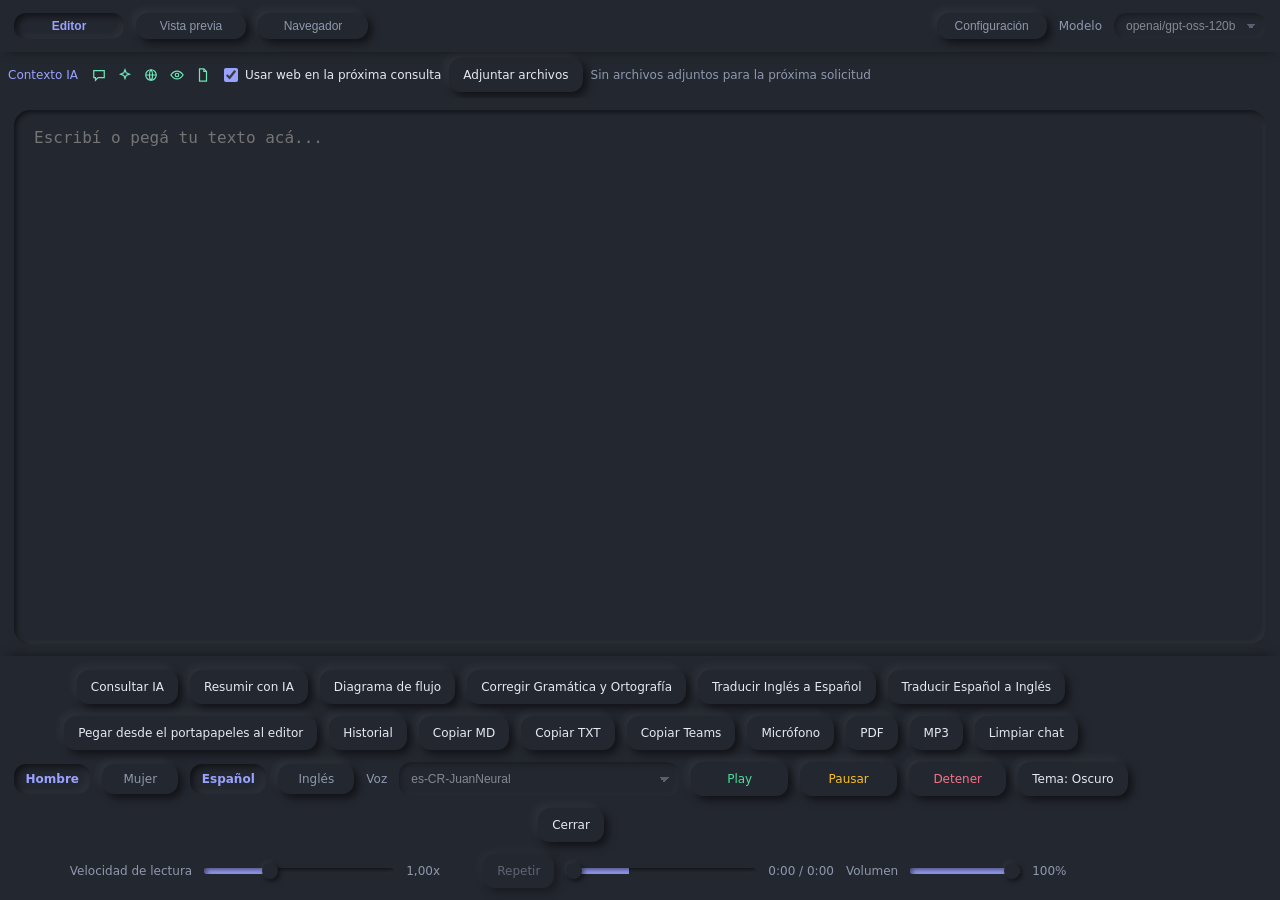
<file: app/www/index.html>
<!DOCTYPE html>
<html lang="es">
<head>
  <meta charset="UTF-8" />
  <meta name="viewport" content="width=device-width, initial-scale=1.0" />
  <title>Corrector de Prompt</title>
  <link rel="stylesheet" href="css/app.css" />
  <link rel="stylesheet" href="css/neumorphic.css" />
</head>
<body data-theme="dark">
  <!-- Barra superior (52px): navegación · estado · Configuración + Modelo -->
  <header id="app-header">
    <div id="segmented" role="tablist" aria-label="Navegación principal">
      <button class="seg active" data-tab="editor">Editor</button>
      <button class="seg" data-tab="preview">Vista previa</button>
      <button class="seg" data-tab="browser">Navegador</button>
    </div>
    <span id="status-message" aria-live="polite"></span>
    <div id="right-nav">
      <button id="settings-tab" class="seg" data-tab="settings">Configuración</button>
      <label class="model-label" for="model-select">Modelo</label>
      <select id="model-select" disabled><option>openai/gpt-oss-120b</option></select>
    </div>
  </header>

  <!-- Barra de contexto IA (46px) -->
  <div id="context-bar">
    <span class="context-title">Contexto IA</span>
    <!-- S11: the icons reflect the selected model's capabilities live
         (data-capability keys mirror the catalog capabilities dict). -->
    <div class="caps" aria-label="Capacidades del modelo seleccionado">
      <span class="cap" data-capability="chat" title="Chat de texto">
        <svg viewBox="0 0 16 16" fill="none" stroke="currentColor" stroke-width="1.4" aria-hidden="true"><path d="M2 3h12v8H7l-3 3v-3H2z"/></svg>
      </span>
      <span class="cap" data-capability="reasoning" title="Razonamiento">
        <svg viewBox="0 0 16 16" fill="none" stroke="currentColor" stroke-width="1.4" aria-hidden="true"><path d="M8 2l1.4 3.6L13 7l-3.6 1.4L8 12 6.6 8.4 3 7l3.6-1.4z"/></svg>
      </span>
      <span class="cap" data-capability="web" title="Navegación y búsqueda web">
        <svg viewBox="0 0 16 16" fill="none" stroke="currentColor" stroke-width="1.4" aria-hidden="true"><circle cx="8" cy="8" r="6"/><path d="M2 8h12M8 2c2.5 2 2.5 10 0 12M8 2c-2.5 2-2.5 10 0 12"/></svg>
      </span>
      <span class="cap" data-capability="vision" title="Visión: entiende imágenes">
        <svg viewBox="0 0 16 16" fill="none" stroke="currentColor" stroke-width="1.4" aria-hidden="true"><path d="M1 8s3-4.5 7-4.5S15 8 15 8s-3 4.5-7 4.5S1 8 1 8z"/><circle cx="8" cy="8" r="2"/></svg>
      </span>
      <span class="cap" data-capability="text_files" title="Adjuntar documentos: texto, PDF, Word y PowerPoint">
        <svg viewBox="0 0 16 16" fill="none" stroke="currentColor" stroke-width="1.4" aria-hidden="true"><path d="M4 1h5l3 3v11H4z"/><path d="M9 1v3h3"/></svg>
      </span>
    </div>
    <label id="web-search-label" for="web-search" title="Usar la búsqueda web si el modelo la admite">
      <input id="web-search" type="checkbox" checked /> Usar web en la próxima consulta
    </label>
    <button id="attach-files" class="btn">Adjuntar archivos</button>
    <input id="attach-input" type="file" multiple
           accept=".txt,.md,.pdf,.docx,.pptx,.png,.jpg,.jpeg,.webp,.gif" hidden />
    <button id="clear-attachments" class="btn" hidden>Quitar adjuntos</button>
    <span id="attachment-summary">Sin archivos adjuntos para la próxima solicitud</span>
  </div>

  <!-- Lienzo principal: editor / vista previa / navegador / configuración -->
  <main id="pages">
    <section class="page active" data-page="editor">
      <textarea id="editor" placeholder="Escribí o pegá tu texto acá..."></textarea>
    </section>

    <section class="page" data-page="preview">
      <!-- Legacy previewResultBar: only while Vista previa shows an AI answer. -->
      <div id="preview-result-bar" hidden>
        <span>Respuesta de la IA. Tu consulta sigue en el Editor.</span>
        <button id="use-result" class="ghost">Llevar al editor</button>
        <button id="dismiss-result" class="ghost">Ver el editor</button>
      </div>
      <div id="preview" class="markdown-body"></div>
    </section>

    <section class="page" data-page="settings">
      <!-- Same layout as the txt.ps1 Configuración tab. -->
      <div class="settings-page">
        <div class="settings-head">
          <div>
            <h1>Configuración</h1>
            <p id="settings-hint" class="hint">La API key y las contraseñas de los bridges se cifran para tu usuario de Windows.</p>
          </div>
          <div class="settings-update">
            <div class="settings-row">
              <span id="app-version-label">Aplicación</span>
              <button id="check-update" class="ghost">Buscar actualización</button>
              <button id="apply-update" class="ghost" hidden>Actualizar ahora</button>
            </div>
            <p id="update-status" class="hint">Actualizaciones todavía no comprobadas.</p>
          </div>
        </div>
        <div class="settings-row">
          <label for="api-key">API key</label>
          <input id="api-key" type="password" autocomplete="off" />
          <button id="save-api-key" class="ghost">Guardar</button>
          <button id="update-models" class="ghost">Actualizar modelos</button>
          <!-- Shown only after Edge answers 403 (outdated edge-tts), as in txt.ps1. -->
          <button id="update-voices" class="ghost" hidden>Actualizar voces</button>
          <span id="edge-tts-version" class="hint">Voces Edge: sin comprobar</span>
        </div>
        <div class="settings-row">
          <label for="microphone-select">Micrófono</label>
          <select id="microphone-select" aria-label="Micrófono para el dictado">
            <option value="">Predeterminado del sistema</option>
          </select>
          <span class="hint">El dictado se transcribe en esta máquina, sin enviar el audio a ningún lado.</span>
        </div>
        <div class="settings-row">
          <label for="history-limit">Historial</label>
          <!-- Own − / + buttons in the app colors instead of the system spinner. -->
          <div class="stepper">
            <button id="history-limit-down" class="btn stepper-button" type="button" title="Guardar menos textos" aria-label="Guardar menos textos">−</button>
            <input id="history-limit" type="number" min="1" max="50" step="1" value="10" aria-label="Cuántos textos del Editor guarda el Historial" />
            <button id="history-limit-up" class="btn stepper-button" type="button" title="Guardar más textos" aria-label="Guardar más textos">+</button>
          </div>
          <button id="clear-history" class="ghost" title="Borrar el historial" aria-label="Borrar el historial">🗑</button>
          <span id="history-count" class="hint">Sin textos guardados.</span>
          <span class="hint">Cuántos textos del Editor se guardan para el botón Historial.</span>
        </div>
        <div class="settings-row bridges">
          <div class="bridge">
            <label for="bridge-password-claude">Claude</label>
            <input id="bridge-password-claude" class="bridge-password" data-bridge="claude" type="password" placeholder="Contraseña (opcional)" autocomplete="off" />
            <span id="bridge-status-claude" class="bridge-status">Sin comprobar</span>
          </div>
          <div class="bridge">
            <label for="bridge-password-codex">Codex</label>
            <input id="bridge-password-codex" class="bridge-password" data-bridge="codex" type="password" placeholder="Contraseña (opcional)" autocomplete="off" />
            <span id="bridge-status-codex" class="bridge-status">Sin comprobar</span>
          </div>
          <div class="bridge">
            <label for="bridge-password-gemini">Gemini</label>
            <input id="bridge-password-gemini" class="bridge-password" data-bridge="gemini" type="password" placeholder="Contraseña (opcional)" autocomplete="off" />
            <span id="bridge-status-gemini" class="bridge-status">Sin comprobar</span>
          </div>
        </div>
        <div id="models-list-wrap">
          <table id="models-list">
            <thead>
              <tr><th>Modelo</th><th>Proveedor</th><th>Contexto</th><th>Chat</th><th>Visión</th><th>Web</th><th>Adjuntos</th><th>Funciones</th></tr>
            </thead>
            <tbody></tbody>
          </table>
        </div>
        <p id="settings-status">Configurá una API key para actualizar la lista.</p>
      </div>
    </section>

    <section class="page" data-page="browser">
      <!-- Legacy bar: [Atrás][Adelante][ dirección ][Ir][Abrir en navegador] -->
      <div id="browser-bar">
        <button id="browser-back" class="ghost" title="Atrás" aria-label="Atrás" disabled>&#8592;</button>
        <button id="browser-forward" class="ghost" title="Adelante" aria-label="Adelante" disabled>&#8594;</button>
        <input id="browser-address" type="text" spellcheck="false" autocomplete="off" />
        <button id="browser-go" class="ghost">Ir</button>
        <button id="browser-external" class="ghost">Abrir en navegador</button>
      </div>
      <!-- The native web view (WebView2 / WKWebView) is placed over this area. -->
      <div id="browser-host">
        <p id="browser-empty">Escribí una dirección arriba o hacé clic en un link de la Vista previa.</p>
      </div>
    </section>

    <!-- S10: espera de trabajo IA — overlay grande centrado sobre el lienzo
         (nunca un spinner dentro de un botón). -->
    <!-- Preview of one attached file (image or the text that will be sent). -->
    <div id="attachment-modal" hidden role="dialog" aria-modal="true" aria-labelledby="attachment-modal-title">
      <div class="attachment-dialog">
        <div class="attachment-dialog-head">
          <span id="attachment-modal-title"></span>
          <button id="attachment-modal-close" class="ghost" aria-label="Cerrar">Cerrar</button>
        </div>
        <div id="attachment-modal-body"></div>
      </div>
    </div>

    <div id="work-overlay" hidden role="status" aria-live="polite">
      <div class="work-spinner" aria-hidden="true"></div>
      <div id="work-message" class="work-message">Procesando...</div>
    </div>
  </main>

  <!-- Botonera inferior original: 4 filas fijas al pie, centradas -->
  <footer id="deck">
    <div class="deck-inner">
      <div class="deck-row" id="deck-row-1">
        <button class="btn" data-ai-action="consult" title="Ctrl+Enter">Consultar IA</button>
        <button class="btn" data-ai-action="summarize">Resumir con IA</button>
        <button class="btn" data-ai-action="flowchart" title="Diseña un diagrama de flujo a color del tema escrito en el Editor">Diagrama de flujo</button>
        <button class="btn" data-ai-action="correct">Corregir Gramática y Ortografía</button>
        <button class="btn" data-ai-action="translate_en_es">Traducir Inglés a Español</button>
        <button class="btn" data-ai-action="translate_es_en">Traducir Español a Inglés</button>
      </div>
      <div class="deck-row" id="deck-row-2">
        <button id="paste-editor" class="btn">Pegar desde el portapapeles al editor</button>
        <button id="history-button" class="btn" title="Elegí un texto anterior del Editor" aria-haspopup="menu">Historial</button>
        <button id="copy-md" class="btn">Copiar MD</button>
        <button id="copy-txt" class="btn">Copiar TXT</button>
        <button id="copy-teams" class="btn" title="Copia la Vista previa con formato para pegar en un chat de Teams">Copiar Teams</button>
        <button id="mic-button" class="btn">Micrófono</button>
        <button id="export-pdf" class="btn">PDF</button>
        <button id="export-mp3" class="btn">MP3</button>
        <button id="clear-chat" class="btn">Limpiar chat</button>
      </div>
      <div class="deck-row" id="deck-row-3">
        <button id="gender-male" class="toggle" aria-pressed="true">Hombre</button>
        <button id="gender-female" class="toggle" aria-pressed="false">Mujer</button>
        <button id="lang-es" class="toggle" aria-pressed="true">Español</button>
        <button id="lang-en" class="toggle" aria-pressed="false">Inglés</button>
        <span class="deck-label">Voz</span>
        <select id="voice-select" disabled><option>es-CR-JuanNeural</option></select>
        <button id="speech-play" class="btn play">Play</button>
        <button id="speech-pause" class="btn pause">Pausar</button>
        <button id="speech-stop" class="btn stop">Detener</button>
        <button id="theme-toggle" class="btn">Tema: Oscuro</button>
        <button id="close-app" class="btn">Cerrar</button>
      </div>
      <div class="deck-row" id="deck-row-4">
        <span class="deck-label">Velocidad de lectura</span>
        <input type="range" id="speed" min="50" max="200" value="100" aria-label="Velocidad de lectura" />
        <span id="speed-value" class="deck-label">1,00x</span>
        <button id="speech-replay" class="btn" disabled>Repetir</button>
        <input type="range" id="seek" min="0" max="0" value="0" aria-label="Posición de la lectura" disabled />
        <span id="seek-time" class="deck-label">0:00 / 0:00</span>
        <span class="deck-label">Volumen</span>
        <input type="range" id="volume" min="0" max="100" step="10" value="100" aria-label="Volumen" />
        <span id="volume-value" class="deck-label">100%</span>
        <span id="version-badge" class="version"></span>
      </div>
    </div>
    <!-- Historial: the last Editor texts, shown above its button. -->
    <div id="history-menu" class="history-menu" role="menu" aria-label="Historial" hidden></div>
  </footer>

  <script src="js/vendor/mermaid.min.js"></script>
  <script src="js/main.js"></script>
</body>
</html>
</file>
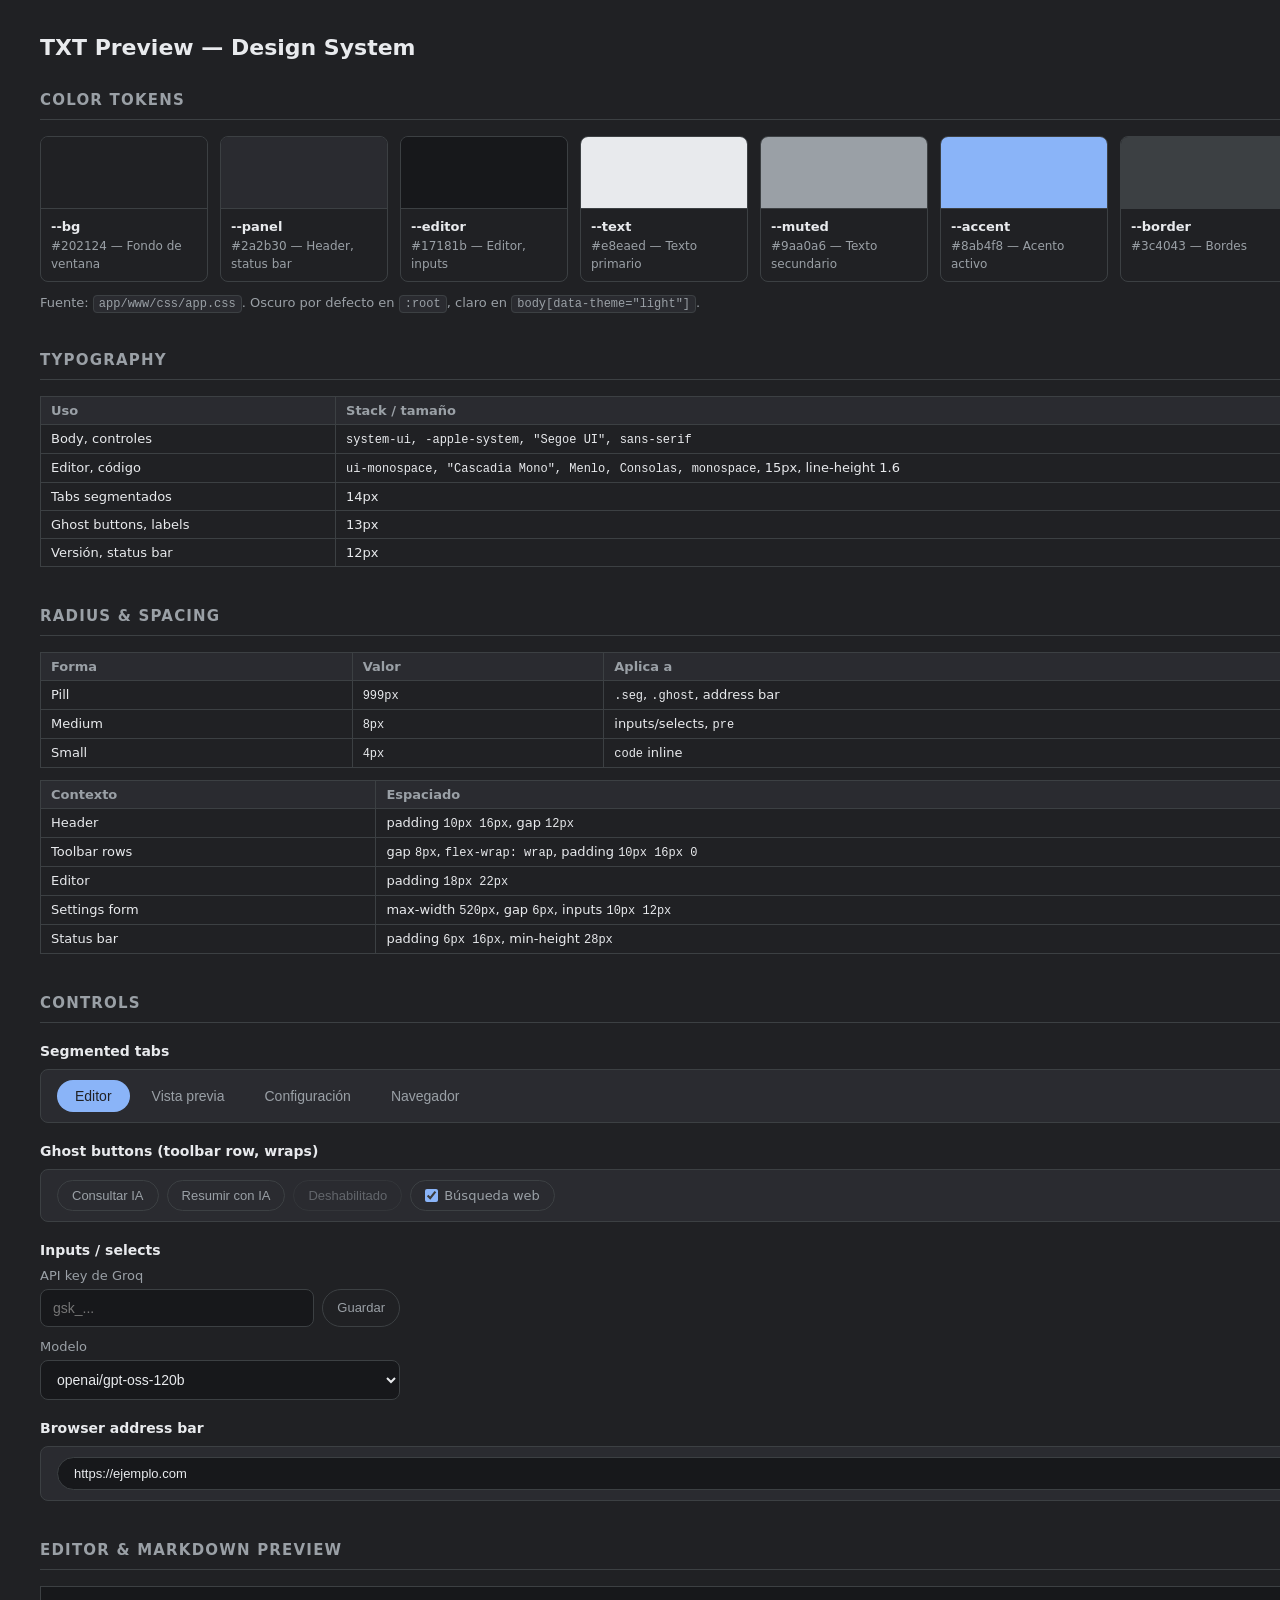
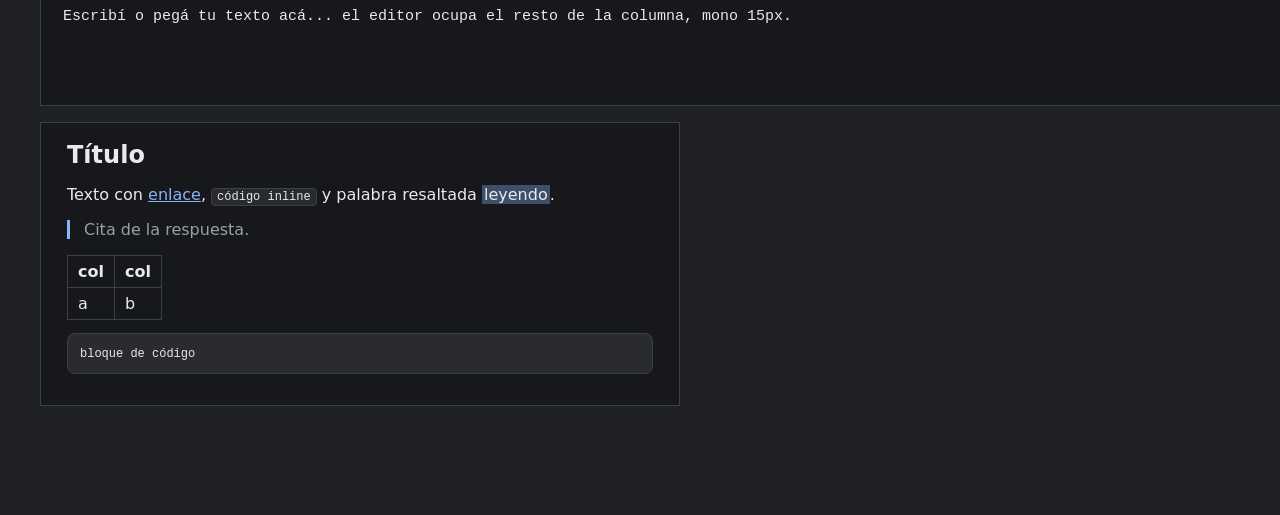
<file: design/system.html>
<!DOCTYPE html>
<html lang="es">
<head>
<meta charset="UTF-8" />
<meta name="viewport" content="width=device-width, initial-scale=1.0" />
<title>TXT Preview — Design System</title>
<style>
/* Tokens verbatim from app/www/css/app.css */
:root {
  --bg: #202124;
  --panel: #2a2b30;
  --editor: #17181b;
  --text: #e8eaed;
  --muted: #9aa0a6;
  --accent: #8ab4f8;
  --border: #3c4043;
}
[data-theme="light"] {
  --bg: #ffffff;
  --panel: #f1f3f4;
  --editor: #ffffff;
  --text: #202124;
  --muted: #5f6368;
  --accent: #1a73e8;
  --border: #dadce0;
}

* { box-sizing: border-box; }
body {
  margin: 0;
  font-family: system-ui, -apple-system, "Segoe UI", sans-serif;
  background: var(--bg);
  color: var(--text);
}
.page { width: 1440px; margin: 0 auto; padding: 32px 40px 80px; }
header.ds { display: flex; align-items: center; gap: 12px; margin-bottom: 28px; }
header.ds h1 { font-size: 22px; margin: 0; }
header.ds .spacer { flex: 1; }

section { margin-bottom: 40px; }
h2 { font-size: 15px; text-transform: uppercase; letter-spacing: .08em; color: var(--muted); margin: 0 0 16px; border-bottom: 1px solid var(--border); padding-bottom: 10px; }
h3 { font-size: 14px; margin: 20px 0 10px; }
code { font-family: ui-monospace, "Cascadia Mono", Menlo, Consolas, monospace; font-size: 12px; background: var(--panel); border: 1px solid var(--border); border-radius: 4px; padding: 1px 5px; }

/* Swatches */
.swatches { display: flex; flex-wrap: wrap; gap: 12px; }
.swatch { width: 168px; border: 1px solid var(--border); border-radius: 8px; overflow: hidden; }
.swatch .chip { height: 72px; }
.swatch .meta { padding: 8px 10px; font-size: 12px; color: var(--muted); line-height: 1.5; }
.swatch .meta b { display: block; color: var(--text); font-size: 13px; }

/* Control demos — styles verbatim from app.css */
#segmented { display: flex; gap: 4px; }
.seg { border: none; background: transparent; color: var(--muted); padding: 8px 18px; border-radius: 999px; cursor: pointer; font-size: 14px; }
.seg.active { background: var(--accent); color: var(--bg); }
.ghost { border: 1px solid var(--border); background: transparent; color: var(--muted); padding: 7px 14px; border-radius: 999px; cursor: pointer; font-size: 13px; }
.ghost:hover { color: var(--text); border-color: var(--accent); }
.ghost:disabled { opacity: 0.5; cursor: default; }

.demo-row { display: flex; flex-wrap: wrap; align-items: center; gap: 8px; padding: 10px 16px; background: var(--panel); border: 1px solid var(--border); border-radius: 8px; }

.field { display: flex; flex-direction: column; gap: 6px; max-width: 360px; }
.field label { font-size: 13px; color: var(--muted); }
.field input, .field select {
  background: var(--editor); color: var(--text);
  border: 1px solid var(--border); border-radius: 8px;
  padding: 10px 12px; font-size: 14px; outline: none;
}
.field input:focus, .field select:focus { border-color: var(--accent); }
.field .row { display: flex; gap: 8px; align-items: stretch; }
.field .row input, .field .row select { flex: 1; min-width: 0; }

.pill-address { flex: 1; min-width: 320px; background: var(--editor); color: var(--text); border: 1px solid var(--border); border-radius: 999px; padding: 8px 16px; font-size: 13px; outline: none; }

.editor-sample {
  background: var(--editor); border: 1px solid var(--border);
  padding: 18px 22px; font-size: 15px; line-height: 1.6;
  font-family: ui-monospace, "Cascadia Mono", Menlo, Consolas, monospace;
  min-height: 120px;
}

.md-demo { background: var(--editor); border: 1px solid var(--border); padding: 18px 26px; max-width: 640px; }
.md-demo a { color: var(--accent); }
.md-demo code { background: var(--panel); border: 1px solid var(--border); border-radius: 4px; padding: 1px 5px; font-family: ui-monospace, "Cascadia Mono", Menlo, Consolas, monospace; }
.md-demo pre { background: var(--panel); border: 1px solid var(--border); border-radius: 8px; padding: 12px; overflow: auto; }
.md-demo pre code { background: none; border: none; padding: 0; }
.md-demo table { border-collapse: collapse; }
.md-demo th, .md-demo td { border: 1px solid var(--border); padding: 6px 10px; }
.md-demo blockquote { border-left: 3px solid var(--accent); margin-left: 0; padding-left: 14px; color: var(--muted); }

.speaking-word { padding: 0 2px; background: color-mix(in srgb, var(--accent) 35%, transparent); cursor: pointer; }

.spec-table { border-collapse: collapse; width: 100%; font-size: 13px; }
.spec-table th, .spec-table td { border: 1px solid var(--border); padding: 6px 10px; text-align: left; }
.spec-table th { background: var(--panel); color: var(--muted); font-weight: 600; }
.spec-table td code { background: none; border: none; padding: 0; }
</style>
</head>
<body data-theme="dark">
<div class="page">
  <header class="ds">
    <h1>TXT Preview — Design System</h1>
    <span class="spacer"></span>
    <button class="ghost" id="theme-toggle" aria-label="Cambiar tema del documento">Tema: Oscuro</button>
  </header>

  <section>
    <h2>Color tokens</h2>
    <div class="swatches" id="swatches"></div>
    <p style="color: var(--muted); font-size: 13px;">
      Fuente: <code>app/www/css/app.css</code>. Oscuro por defecto en <code>:root</code>, claro en <code>body[data-theme="light"]</code>.
    </p>
  </section>

  <section>
    <h2>Typography</h2>
    <table class="spec-table">
      <tr><th>Uso</th><th>Stack / tamaño</th></tr>
      <tr><td>Body, controles</td><td><code>system-ui, -apple-system, "Segoe UI", sans-serif</code></td></tr>
      <tr><td>Editor, código</td><td><code>ui-monospace, "Cascadia Mono", Menlo, Consolas, monospace</code>, 15px, line-height 1.6</td></tr>
      <tr><td>Tabs segmentados</td><td>14px</td></tr>
      <tr><td>Ghost buttons, labels</td><td>13px</td></tr>
      <tr><td>Versión, status bar</td><td>12px</td></tr>
    </table>
  </section>

  <section>
    <h2>Radius &amp; spacing</h2>
    <table class="spec-table">
      <tr><th>Forma</th><th>Valor</th><th>Aplica a</th></tr>
      <tr><td>Pill</td><td><code>999px</code></td><td><code>.seg</code>, <code>.ghost</code>, address bar</td></tr>
      <tr><td>Medium</td><td><code>8px</code></td><td>inputs/selects, <code>pre</code></td></tr>
      <tr><td>Small</td><td><code>4px</code></td><td><code>code</code> inline</td></tr>
    </table>
    <table class="spec-table" style="margin-top: 12px;">
      <tr><th>Contexto</th><th>Espaciado</th></tr>
      <tr><td>Header</td><td>padding <code>10px 16px</code>, gap <code>12px</code></td></tr>
      <tr><td>Toolbar rows</td><td>gap <code>8px</code>, <code>flex-wrap: wrap</code>, padding <code>10px 16px 0</code></td></tr>
      <tr><td>Editor</td><td>padding <code>18px 22px</code></td></tr>
      <tr><td>Settings form</td><td>max-width <code>520px</code>, gap <code>6px</code>, inputs <code>10px 12px</code></td></tr>
      <tr><td>Status bar</td><td>padding <code>6px 16px</code>, min-height <code>28px</code></td></tr>
    </table>
  </section>

  <section>
    <h2>Controls</h2>
    <h3>Segmented tabs</h3>
    <div class="demo-row">
      <div id="segmented" role="tablist">
        <button class="seg active" data-tab="editor">Editor</button>
        <button class="seg" data-tab="preview">Vista previa</button>
        <button class="seg" data-tab="settings">Configuración</button>
        <button class="seg" data-tab="browser">Navegador</button>
      </div>
    </div>
    <h3>Ghost buttons (toolbar row, wraps)</h3>
    <div class="demo-row">
      <button class="ghost">Consultar IA</button>
      <button class="ghost">Resumir con IA</button>
      <button class="ghost" disabled>Deshabilitado</button>
      <label class="ghost" style="display:inline-flex; align-items:center; gap:6px; cursor:pointer;">
        <input type="checkbox" checked style="accent-color: var(--accent); margin: 0;" /> Búsqueda web
      </label>
    </div>
    <h3>Inputs / selects</h3>
    <div class="field" style="margin-top: 8px;">
      <label for="demo-api">API key de Groq</label>
      <div class="row">
        <input id="demo-api" type="password" placeholder="gsk_..." autocomplete="off" />
        <button class="ghost" style="flex: 0 0 auto;">Guardar</button>
      </div>
    </div>
    <div class="field" style="margin-top: 12px;">
      <label for="demo-model">Modelo</label>
      <select id="demo-model">
        <option>openai/gpt-oss-120b</option>
        <option>openai/gpt-oss-20b</option>
      </select>
    </div>
    <h3>Browser address bar</h3>
    <div class="demo-row">
      <input class="pill-address" value="https://ejemplo.com" aria-label="Dirección del navegador" />
      <button class="ghost">Ir</button>
    </div>
  </section>

  <section>
    <h2>Editor &amp; markdown preview</h2>
    <div class="editor-sample">Escribí o pegá tu texto acá... el editor ocupa el resto de la columna, mono 15px.</div>
    <div class="md-demo" style="margin-top: 16px;">
      <h1 style="margin: 0 0 8px;">Título</h1>
      <p>Texto con <a href="#">enlace</a>, <code>código inline</code> y palabra resaltada <span class="speaking-word">leyendo</span>.</p>
      <blockquote>Cita de la respuesta.</blockquote>
      <table><tr><th>col</th><th>col</th></tr><tr><td>a</td><td>b</td></tr></table>
      <pre><code>bloque de código</code></pre>
    </div>
  </section>
</div>

<script>
(function () {
  var toggle = document.getElementById("theme-toggle");
  var body = document.body;
  toggle.addEventListener("click", function () {
    var next = body.getAttribute("data-theme") === "dark" ? "light" : "dark";
    body.setAttribute("data-theme", next);
    toggle.textContent = next === "dark" ? "Tema: Oscuro" : "Tema: Claro";
  });

  var palettes = {
    dark: [
      ["--bg", "#202124", "Fondo de ventana"],
      ["--panel", "#2a2b30", "Header, status bar"],
      ["--editor", "#17181b", "Editor, inputs"],
      ["--text", "#e8eaed", "Texto primario"],
      ["--muted", "#9aa0a6", "Texto secundario"],
      ["--accent", "#8ab4f8", "Acento activo"],
      ["--border", "#3c4043", "Bordes"]
    ],
    light: [
      ["--bg", "#ffffff", "Fondo de ventana"],
      ["--panel", "#f1f3f4", "Header, status bar"],
      ["--editor", "#ffffff", "Editor, inputs"],
      ["--text", "#202124", "Texto primario"],
      ["--muted", "#5f6368", "Texto secundario"],
      ["--accent", "#1a73e8", "Acento activo"],
      ["--border", "#dadce0", "Bordes"]
    ]
  };
  var host = document.getElementById("swatches");
  function render() {
    var theme = body.getAttribute("data-theme");
    host.innerHTML = "";
    palettes[theme].forEach(function (t) {
      var d = document.createElement("div");
      d.className = "swatch";
      var chip = document.createElement("div");
      chip.className = "chip";
      chip.style.background = t[1];
      chip.style.borderBottom = "1px solid var(--border)";
      var meta = document.createElement("div");
      meta.className = "meta";
      var b = document.createElement("b");
      b.textContent = t[0];
      meta.appendChild(b);
      meta.appendChild(document.createTextNode(t[1] + " — " + t[2]));
      d.appendChild(chip);
      d.appendChild(meta);
      host.appendChild(d);
    });
  }
  render();
  toggle.addEventListener("click", render);

  document.querySelectorAll(".seg").forEach(function (seg) {
    seg.addEventListener("click", function () {
      document.querySelectorAll(".seg").forEach(function (s) { s.classList.remove("active"); });
      seg.classList.add("active");
    });
  });
})();
</script>
</body>
</html>
</file>
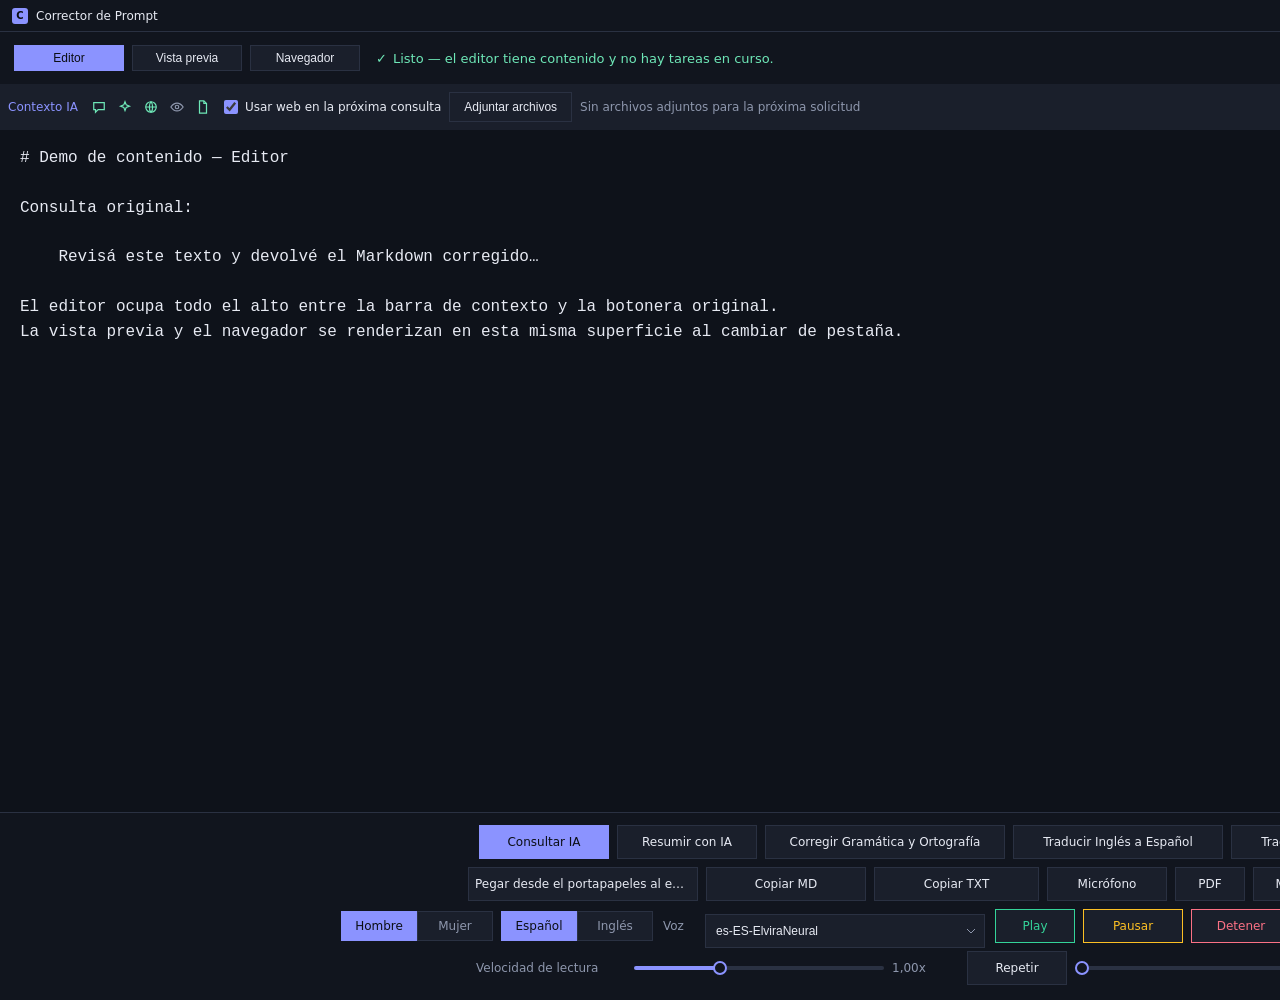
<file: design/txt-original-parity/01-original-layout.html>
<!DOCTYPE html>
<html lang="es">
<head>
<meta charset="UTF-8" />
<title>TXT Preview — Paridad UI original (1920×1000)</title>
<!--
  Artboard único: reproducción exacta de la UI original (txt.ps1, WinForms) en su
  estado maximizado. Sin alternativas: S8 pide paridad exacta ("dejar botoneras
  tal cual original… misma ui y UX siempre arrancar maximizado").

  Tokens y geometría tomados de txt.ps1:
  · $themePalettes (Window #0B0E14, Surface #11151E, Elevated #1A1F2B, Accent #8B93FF…)
  · statusPanel 52px / contextPanel 46px / bottom panel 188px
  · SetBounds del panel inferior (filas y=12 / 54 / 96 / 138, botones de 34px)
  Nota: el botón de tema del original es "Modo: Dark"; este artboard usa
  "Tema: Oscuro" según la enumeración del deck provista para T15.
  Interacciones solo como prueba de diseño (JS plano, sin librerías).
-->
<style>
/* Paleta original — $themePalettes de txt.ps1 */
.win, .win[data-theme="dark"] {
  --window: #0B0E14; --surface: #11151E; --elevated: #1A1F2B;
  --hover: #242A39; --pressed: #2E3547; --border: #2A3142;
  --text: #E7EAF3; --muted: #8E97AD; --editor: #0E121A;
  --accent: #8B93FF; --accent-hover: #A3A9FF; --on-accent: #0B0E14;
  --play: #34D399; --pause: #FBBF24; --stop: #FB7185;
  --notice: #6EE7B7; --warning: #FBBF24; --danger: #F87171;
  --heading: #F3F5FB; --link: #A3A9FF;
}
.win[data-theme="light"] {
  --window: #F4F5F9; --surface: #FFFFFF; --elevated: #F0F2F7;
  --hover: #E4E7F0; --pressed: #D7DBE7; --border: #DCE0EA;
  --text: #161A26; --muted: #5E667A; --editor: #FFFFFF;
  --accent: #5056E0; --accent-hover: #6369EA; --on-accent: #FFFFFF;
  --play: #059669; --pause: #D97706; --stop: #E11D48;
  --notice: #047857; --warning: #B45309; --danger: #DC2626;
  --heading: #0F1220; --link: #4248D6;
}

* { box-sizing: border-box; margin: 0; }
body { background: #000; font-family: "Segoe UI Variable Text", "Segoe UI", system-ui, sans-serif; }

/* Artboard 1920x1000: ventana maximizada */
.win {
  width: 1920px; height: 1000px;
  display: flex; flex-direction: column;
  overflow: hidden;
  background: var(--window); color: var(--text);
  box-shadow: 0 0 0 1px var(--border);
}

/* Barra de título (ventana maximizada, siempre arranca maximizada) */
.titlebar {
  height: 32px; flex: 0 0 32px;
  background: var(--surface); color: var(--text);
  display: flex; align-items: center; gap: 8px;
  padding-left: 12px; font-size: 12px;
  border-bottom: 1px solid var(--border);
}
.titlebar .app-icon { width: 16px; height: 16px; border-radius: 3px; background: var(--accent); color: var(--on-accent); font-size: 10px; font-weight: 600; display: flex; align-items: center; justify-content: center; }
.titlebar .spacer { flex: 1; }
.wbtn { width: 46px; height: 32px; border: none; background: transparent; color: var(--text); font-size: 11px; cursor: pointer; }
.wbtn:hover { background: var(--hover); }
.wbtn.close:hover { background: var(--danger); color: #fff; }

/* ---- Barra superior: navegación + mensaje + Configuración/Modelo (52px) ---- */
.topbar {
  height: 52px; flex: 0 0 52px;
  background: var(--surface);
  display: flex; align-items: center;
  padding: 0 14px; gap: 16px;
}
.nav { display: flex; gap: 8px; }
.navbtn {
  height: 26px; min-width: 110px; padding: 0 14px;
  background: var(--elevated); color: var(--text);
  border: 1px solid var(--border); border-radius: 0;
  font-size: 12px; cursor: pointer;
}
.navbtn:hover { background: var(--hover); }
.navbtn:active { background: var(--pressed); }
.navbtn.active { background: var(--accent); color: var(--on-accent); border-color: var(--accent); }

.status-msg {
  flex: 1; min-width: 0;
  color: var(--notice); font-size: 13px;
  white-space: nowrap; overflow: hidden; text-overflow: ellipsis;
}
.status-msg .state { font-weight: 600; margin-right: 6px; }

.rightnav { display: flex; align-items: center; gap: 12px; }
.model-label { color: var(--muted); font-size: 12px; }
.combo {
  height: 26px; padding: 0 26px 0 10px;
  background: var(--elevated) url("data:image/svg+xml;utf8,<svg xmlns='http://www.w3.org/2000/svg' width='10' height='6'><path d='M1 1l4 4 4-4' stroke='%238E97AD' fill='none'/></svg>") no-repeat right 8px center;
  border: 1px solid var(--border); color: var(--text);
  font-size: 12px; cursor: pointer; appearance: none;
}
.combo:hover { background-color: var(--hover); }
.combo:focus-visible, .navbtn:focus-visible, .btn:focus-visible, .toggle:focus-visible,
.wbtn:focus-visible, .slider:focus-visible, .voice:focus-visible {
  outline: 2px solid var(--accent); outline-offset: 1px;
}

/* ---- Barra de contexto IA (46px) ---- */
.contextbar {
  height: 46px; flex: 0 0 46px;
  background: var(--elevated);
  display: flex; align-items: center;
  padding: 0 8px; gap: 8px;
}
.context-title { color: var(--accent); font-size: 12px; white-space: nowrap; }
.caps { display: flex; }
.cap {
  width: 26px; height: 28px;
  display: flex; align-items: center; justify-content: center;
  color: var(--notice); cursor: help;
}
/* S11: estado inactivo — el modelo elegido no tiene esa capacidad. */
.cap.off { color: var(--muted); }
.cap svg { width: 14px; height: 14px; }
.check { display: inline-flex; align-items: center; gap: 7px; font-size: 12px; color: var(--text); cursor: pointer; white-space: nowrap; }
.check input { width: 14px; height: 14px; accent-color: var(--accent); margin: 0; cursor: pointer; }
.attach-btn { height: 30px; padding: 0 14px; background: var(--elevated); color: var(--text); border: 1px solid var(--border); font-size: 12px; cursor: pointer; white-space: nowrap; }
.attach-btn:hover { background: var(--hover); }
.attach-btn:active { background: var(--pressed); }
.attach-status { color: var(--muted); font-size: 12px; white-space: nowrap; overflow: hidden; text-overflow: ellipsis; }

/* ---- Editor (resto de la ventana) ---- */
.editor {
  flex: 1; min-height: 0;
  background: var(--editor); color: var(--text);
  font-family: "Cascadia Mono", Consolas, ui-monospace, monospace;
  font-size: 16px; line-height: 1.55;
  padding: 16px 20px; overflow: auto; white-space: pre-wrap;
}

/* ---- Botonera inferior original (panel de 188px, contenido centrado) ---- */
.deck {
  height: 188px; flex: 0 0 188px;
  background: var(--surface); border-top: 1px solid var(--border);
  position: relative;
}
.deck-inner { position: relative; width: 1252px; height: 188px; margin: 0 auto; }

.btn {
  position: absolute; height: 34px;
  background: var(--elevated); color: var(--text);
  border: 1px solid var(--border); border-radius: 0;
  font-family: inherit; font-size: 12px; cursor: pointer;
  white-space: nowrap; overflow: hidden; text-overflow: ellipsis;
}
.btn:hover { background: var(--hover); }
.btn:active { background: var(--pressed); }
.btn.accent { background: var(--accent); color: var(--on-accent); border-color: var(--accent); }
.btn.accent:hover { background: var(--accent-hover); }
.btn.last-ai { background: var(--hover); color: var(--accent); border-color: var(--accent); }

/* Overlay de trabajo (S10): espera grande y centrada sobre el lienzo,
   nunca un spinner dentro de un botón. Igual que la producción. */
.canvas-wrap {
  position: relative; flex: 1; min-height: 0;
  display: flex; flex-direction: column;
}
.work-overlay {
  position: absolute; inset: 0; z-index: 10;
  display: flex; flex-direction: column;
  align-items: center; justify-content: center;
  background: rgba(11, 14, 20, 0.72);
}
.work-overlay[hidden] { display: none; }
.work-spinner {
  width: 60px; height: 60px;
  border: 5px solid var(--border); border-top-color: var(--accent);
  border-radius: 50%;
  animation: work-spin 0.9s linear infinite;
}
@keyframes work-spin { to { transform: rotate(360deg); } }
.work-message { margin-top: 14px; color: var(--text); font-size: 15px; }
/* S11: con reduced-motion el giro se frena (2,7 s) pero nunca se desactiva:
   la espera se sigue leyendo como trabajo en curso, nunca un aro quieto. */
@media (prefers-reduced-motion: reduce) {
  .work-spinner { animation: work-spin 2.7s linear infinite; }
}

/* Vista previa (S10): tipografía legible como la producción — párrafos
   separados, saltos de línea del editor conservados. */
.preview-body { line-height: 1.6; font-size: 15px; }
.preview-body p { margin: 0 0 1em; }
.preview-body h2 { margin: 0 0 0.6em; }
.preview-body code {
  background: var(--elevated); border: 1px solid var(--border);
  border-radius: 4px; padding: 1px 5px;
}

/* Radio-toggle groups (Hombre/Mujer, Español/Inglés): contenedores de 152x30 */
.togglegroup { position: absolute; width: 152px; height: 30px; display: flex; }
.toggle {
  width: 76px; height: 30px;
  background: var(--elevated); color: var(--muted);
  border: 1px solid var(--border); font-size: 12px;
  cursor: pointer; font-family: inherit;
}
.toggle:hover { background: var(--hover); }
.toggle[aria-pressed="true"] { background: var(--accent); color: var(--on-accent); border-color: var(--accent); }

.deck-label { position: absolute; height: 34px; display: flex; align-items: center; color: var(--muted); font-size: 12px; }

/* Sliders (ModernSlider: pista Border, relleno Accent, pulgar Surface) */
.slider {
  position: absolute; height: 32px; width: 250px;
  appearance: none; -webkit-appearance: none;
  background: transparent; cursor: pointer;
}
/* Fallback del relleno = 33,33% (velocidad 100 sobre 50–200, S10); el JS
   paintSlider() fija --fill y es la autoridad. */
.slider::-webkit-slider-runnable-track { height: 4px; border-radius: 2px; background: linear-gradient(to right, var(--accent) var(--fill, 33.33%), var(--border) var(--fill, 33.33%)); }
.slider::-webkit-slider-thumb { -webkit-appearance: none; width: 14px; height: 14px; border-radius: 50%; background: var(--surface); border: 2px solid var(--accent); margin-top: -5px; }
.slider::-moz-range-track { height: 4px; border-radius: 2px; background: var(--border); }
.slider::-moz-range-progress { height: 4px; border-radius: 2px; background: var(--accent); }
.slider::-moz-range-thumb { width: 12px; height: 12px; border-radius: 50%; background: var(--surface); border: 2px solid var(--accent); }

.version { position: absolute; right: 18px; bottom: 14px; width: 180px; height: 26px; text-align: right; color: var(--muted); font-size: 12px; }

/* Select de voz */
.voice { position: absolute; }
.voice select { width: 100%; height: 34px; }

kbd { background: var(--elevated); border: 1px solid var(--border); border-radius: 3px; padding: 0 4px; font-family: inherit; font-size: 11px; }
</style>
</head>
<body>
<div class="win" data-theme="dark" id="win" role="application" aria-label="Corrector de Prompt — ventana maximizada">

  <!-- Barra de título -->
  <div class="titlebar">
    <span class="app-icon" aria-hidden="true">C</span>
    <span id="title-text">Corrector de Prompt</span>
    <span class="spacer"></span>
    <button class="wbtn" aria-label="Minimizar">─</button>
    <button class="wbtn" aria-label="Maximizar (ya maximizada)">▢</button>
    <button class="wbtn close" aria-label="Cerrar ventana">✕</button>
  </div>

  <!-- Barra superior: Editor / Vista previa / Navegador · mensaje · Configuración · Modelo -->
  <div class="topbar">
    <div class="nav" role="tablist" aria-label="Navegación principal">
      <button class="navbtn active" role="tab" aria-selected="true" data-view="editor">Editor</button>
      <button class="navbtn" role="tab" aria-selected="false" data-view="preview">Vista previa</button>
      <button class="navbtn" role="tab" aria-selected="false" data-view="browser">Navegador</button>
    </div>
    <div class="status-msg" id="status" aria-live="polite">
      <span class="state" aria-hidden="true">✓</span>Listo — el editor tiene contenido y no hay tareas en curso.
    </div>
    <div class="rightnav">
      <button class="navbtn" role="tab" aria-selected="false" data-view="settings" style="min-width: 145px;">Configuración</button>
      <label class="model-label" for="model-combo" style="text-align: right;">Modelo</label>
      <select class="combo" id="model-combo" aria-label="Modelo de IA">
        <option selected>openai/gpt-oss-120b</option>
        <option>openai/gpt-oss-20b</option>
        <option>qwen/qwen3.8-27b</option>
        <option>llama-3.3-70b-versatile</option>
      </select>
    </div>
  </div>

  <!-- Barra de contexto IA -->
  <div class="contextbar">
    <span class="context-title">Contexto IA</span>
    <!-- S11: los iconos reflejan las capacidades del modelo elegido -->
    <div class="caps" aria-label="Capacidades del modelo seleccionado">
      <span class="cap" data-capability="chat" title="Chat de texto">
        <svg viewBox="0 0 16 16" fill="none" stroke="currentColor" stroke-width="1.4" aria-hidden="true"><path d="M2 3h12v8H7l-3 3v-3H2z"/></svg>
      </span>
      <span class="cap" data-capability="reasoning" title="Razonamiento">
        <svg viewBox="0 0 16 16" fill="none" stroke="currentColor" stroke-width="1.4" aria-hidden="true"><path d="M8 2l1.4 3.6L13 7l-3.6 1.4L8 12 6.6 8.4 3 7l3.6-1.4z"/></svg>
      </span>
      <span class="cap" data-capability="web" title="Navegación y búsqueda web">
        <svg viewBox="0 0 16 16" fill="none" stroke="currentColor" stroke-width="1.4" aria-hidden="true"><circle cx="8" cy="8" r="6"/><path d="M2 8h12M8 2c2.5 2 2.5 10 0 12M8 2c-2.5 2-2.5 10 0 12"/></svg>
      </span>
      <span class="cap" data-capability="vision" title="Visión: entiende imágenes">
        <svg viewBox="0 0 16 16" fill="none" stroke="currentColor" stroke-width="1.4" aria-hidden="true"><path d="M1 8s3-4.5 7-4.5S15 8 15 8s-3 4.5-7 4.5S1 8 1 8z"/><circle cx="8" cy="8" r="2"/></svg>
      </span>
      <span class="cap" data-capability="text_files" title="Adjuntar documentos: texto, PDF, Word y PowerPoint">
        <svg viewBox="0 0 16 16" fill="none" stroke="currentColor" stroke-width="1.4" aria-hidden="true"><path d="M4 1h5l3 3v11H4z"/><path d="M9 1v3h3"/></svg>
      </span>
    </div>
    <label class="check"><input type="checkbox" id="web-search" checked /> Usar web en la próxima consulta</label>
    <button class="attach-btn" type="button">Adjuntar archivos</button>
    <span class="attach-status" id="attach-status">Sin archivos adjuntos para la próxima solicitud</span>
  </div>

  <!-- Lienzo del editor (+ overlay de trabajo S10) -->
  <div class="canvas-wrap">
    <div class="editor" id="editor-canvas" contenteditable="true" spellcheck="false" aria-label="Editor de texto"># Demo de contenido — Editor

Consulta original:

    Revisá este texto y devolvé el Markdown corregido…

El editor ocupa todo el alto entre la barra de contexto y la botonera original.
La vista previa y el navegador se renderizan en esta misma superficie al cambiar de pestaña.</div>
    <div class="work-overlay" id="work-overlay" hidden role="status" aria-live="polite">
      <div class="work-spinner" aria-hidden="true"></div>
      <div class="work-message">Consultando a la IA...</div>
    </div>
  </div>

  <!-- Botonera inferior original: 3 filas + fila de sliders, centrada -->
  <div class="deck">
    <div class="deck-inner">

      <!-- Fila 1 (y=12): IA — centrada en el área de 1252px como la producción
           (offset (1252-962)/2 = 145; en 1920 la fila queda en x~483–1444) -->
      <button class="btn accent" id="btn-consultar" style="left: 145px; top: 12px; width: 130px;">Consultar IA</button>
      <button class="btn" style="left: 283px; top: 12px; width: 140px;">Resumir con IA</button>
      <button class="btn" style="left: 431px; top: 12px; width: 240px;">Corregir Gramática y Ortografía</button>
      <button class="btn" style="left: 679px; top: 12px; width: 210px;">Traducir Inglés a Español</button>
      <button class="btn" style="left: 897px; top: 12px; width: 210px;">Traducir Español a Inglés</button>

      <!-- Fila 2 (y=54): portapapeles, exportación, utilidades — offset (1252-983)/2 = 134 -->
      <button class="btn" style="left: 134px; top: 54px; width: 230px;">Pegar desde el portapapeles al editor</button>
      <button class="btn" style="left: 372px; top: 54px; width: 160px;">Copiar MD</button>
      <button class="btn" style="left: 540px; top: 54px; width: 165px;">Copiar TXT</button>
      <button class="btn" style="left: 713px; top: 54px; width: 120px;">Micrófono</button>
      <button class="btn" style="left: 841px; top: 54px; width: 70px;">PDF</button>
      <button class="btn" style="left: 919px; top: 54px; width: 70px;">MP3</button>
      <button class="btn" style="left: 997px; top: 54px; width: 120px;">Limpiar chat</button>

      <!-- Fila 3 (y=96/98): voz + reproducción + tema + cerrar -->
      <!-- Fila 3 (y=96/98): voz + reproducción + tema + cerrar — offset (1252-1238)/2 = 7 -->
      <div class="togglegroup" role="group" aria-label="Voz: género" style="left: 7px; top: 98px;">
        <button class="toggle" aria-pressed="true">Hombre</button>
        <button class="toggle" aria-pressed="false">Mujer</button>
      </div>
      <div class="togglegroup" role="group" aria-label="Voz: idioma" style="left: 167px; top: 98px;">
        <button class="toggle" aria-pressed="true">Español</button>
        <button class="toggle" aria-pressed="false">Inglés</button>
      </div>
      <span class="deck-label" style="left: 329px; top: 96px; width: 40px;">Voz</span>
      <div class="voice" style="left: 371px; top: 101px; width: 280px;">
        <select class="combo" id="voice-combo" aria-label="Voz Edge" style="width: 100%; height: 34px;">
          <option selected>es-ES-ElviraNeural</option>
          <option>es-ES-AlvaroNeural</option>
          <option>es-AR-ElenaNeural</option>
          <option>en-US-JennyNeural</option>
        </select>
      </div>
      <button class="btn" id="btn-play" style="left: 661px; top: 96px; width: 80px; color: var(--play); border-color: var(--play);">Play</button>
      <button class="btn" style="left: 749px; top: 96px; width: 100px; color: var(--pause); border-color: var(--pause);">Pausar</button>
      <button class="btn" style="left: 857px; top: 96px; width: 100px; color: var(--stop); border-color: var(--stop);">Detener</button>
      <button class="btn" id="btn-theme" style="left: 977px; top: 96px; width: 150px;">Tema: Oscuro</button>
      <button class="btn" style="left: 1135px; top: 96px; width: 110px;">Cerrar</button>

      <!-- Fila 4 (y=138): velocidad + repetir/seek — offset (1252-967)/2 = 142;
           la versión es absoluta abajo a la derecha, no corre la fila -->
      <span class="deck-label" style="left: 142px; top: 138px; width: 150px;">Velocidad de lectura</span>
      <input type="range" class="slider" id="speed" min="50" max="200" step="5" value="100" style="left: 300px; top: 139px;" aria-label="Velocidad de lectura" />
      <span class="deck-label" id="speed-value" style="left: 558px; top: 138px; width: 65px;">1,00x</span>
      <button class="btn" style="left: 633px; top: 138px; width: 100px;">Repetir</button>
      <input type="range" class="slider" id="seek" min="0" max="600" step="10" value="0" style="left: 741px; top: 139px;" aria-label="Posición de la lectura" />
      <span class="deck-label" id="seek-time" style="left: 999px; top: 138px; width: 110px;">0:00 / 0:00</span>
      <span class="version" id="version-label">v:26.11.13-08.51</span>
    </div>
  </div>
</div>

<script>
(function () {
  var win = document.getElementById("win");
  var status = document.getElementById("status");
  function setStatus(msg, tone) {
    status.innerHTML = '<span class="state" aria-hidden="true">' +
      (tone === "warning" ? "⚠" : tone === "error" ? "✕" : "✓") + "</span>" + msg;
    status.style.color = tone === "warning" ? "var(--warning)" : tone === "error" ? "var(--danger)" : "var(--notice)";
  }

  /* Tabs: selección real entre vistas (la superficie cambia de contenido como prueba). */
  var views = {
    editor: "Editor — contenido markdown del usuario.",
    browser: "Navegador — Escribí una dirección arriba o hacé clic en un link de la Vista previa.",
    settings: "Configuración — API key, modelos y voces Edge."
  };
  /* Vista previa (S10): muestra real de la tipografía corregida — párrafos
     separados por líneas en blanco y saltos de línea del editor con <br>. */
  var previewSample =
    '<div class="preview-body">' +
    '<h2>Respuesta de la IA</h2>' +
    '<p>Párrafo uno: la vista previa conserva los saltos de línea del editor<br>como acá, sin pegar las líneas contralíneas.</p>' +
    '<p>Párrafo dos: las líneas en blanco separan los párrafos con margen visible, igual que en el editor.</p>' +
    '<p><strong>Negrita</strong>, <em>cursiva</em> y <code>código</code> siguen legibles con interlineado 1,6.</p>' +
    '</div>';
  var canvas = document.getElementById("editor-canvas");
  document.querySelectorAll(".navbtn").forEach(function (tab) {
    tab.addEventListener("click", function () {
      document.querySelectorAll(".navbtn").forEach(function (t) {
        t.classList.remove("active"); t.setAttribute("aria-selected", "false");
      });
      tab.classList.add("active"); tab.setAttribute("aria-selected", "true");
      var v = tab.dataset.view;
      if (v === "editor") { canvas.textContent = views.editor; canvas.setAttribute("contenteditable", "true"); }
      else if (v === "preview") { canvas.innerHTML = previewSample; canvas.setAttribute("contenteditable", "false"); }
      else { canvas.textContent = views[v]; canvas.setAttribute("contenteditable", "false"); }
      setStatus("Vista '" + tab.textContent.trim() + "' activa.");
    });
  });

  /* Estado activo de botones IA: el último botón usado queda acentuado (paridad legacy). */
  var aiButtons = document.querySelectorAll('[style*="top: 12px"].btn');
  aiButtons.forEach(function (btn) {
    btn.addEventListener("click", function () {
      aiButtons.forEach(function (b) { b.classList.remove("last-ai"); });
      if (!btn.classList.contains("accent")) btn.classList.add("last-ai");
      setStatus("Solicitud '" + btn.textContent.trim() + "' enviada — Procesando…", "warning");
    });
  });

  /* Prueba de diseño (S10): Consultar IA muestra el overlay de trabajo grande
     y centrado hasta "recibir" la respuesta. Igual que la producción:
     showWorkOverlay antes de la llamada, hideWorkOverlay al terminar; acá se
     simula con un timeout de 1,2 s. El botón puede quedar deshabilitado pero
     nunca lleva spinner ni aria-busy. */
  var consultar = document.getElementById("btn-consultar");
  var workOverlay = document.getElementById("work-overlay");
  consultar.addEventListener("click", function () {
    workOverlay.hidden = false;
    setStatus("Solicitud 'Consultar IA' enviada — Procesando…", "warning");
    setTimeout(function () {
      workOverlay.hidden = true;
      setStatus("Respuesta de la IA recibida — Vista previa actualizada.");
    }, 1200);
  });

  /* Prueba de diseño (S11): cambiar de modelo actualiza los iconos de
     capacidad y el checkbox de web, igual que la producción. */
  var ARTBOARD_CAP_MAP = {
    "openai/gpt-oss-120b": { chat: 1, reasoning: 1, web: 1, vision: 0, text_files: 1 },
    "openai/gpt-oss-20b": { chat: 1, reasoning: 1, web: 1, vision: 0, text_files: 1 },
    "qwen/qwen3.8-27b": { chat: 1, reasoning: 1, web: 0, vision: 1, text_files: 1 },
    "llama-3.3-70b-versatile": { chat: 1, reasoning: 0, web: 0, vision: 0, text_files: 1 }
  };
  function applySelectedModelCapabilities(modelId) {
    var caps = ARTBOARD_CAP_MAP[modelId] || {};
    document.querySelectorAll(".cap[data-capability]").forEach(function (span) {
      var key = span.dataset.capability;
      var supported = !!caps[key];
      span.classList.toggle("off", !supported);
      span.title = span.title.replace(/ — .*$/, "") +
        (supported ? " — disponible en este modelo" : " — no disponible en este modelo");
    });
    var webCheck = document.getElementById("web-search");
    webCheck.disabled = !caps.web;
    webCheck.checked = !!caps.web;
  }
  var modelCombo = document.getElementById("model-combo");
  modelCombo.addEventListener("change", function () {
    applySelectedModelCapabilities(modelCombo.value);
    setStatus("Modelo: " + modelCombo.value);
  });
  applySelectedModelCapabilities(modelCombo.value);

  /* Tema claro/oscuro. */
  var themeBtn = document.getElementById("btn-theme");
  var titleText = document.getElementById("title-text");
  themeBtn.addEventListener("click", function () {
    var dark = win.getAttribute("data-theme") === "dark";
    win.setAttribute("data-theme", dark ? "light" : "dark");
    themeBtn.textContent = dark ? "Tema: Claro" : "Tema: Oscuro";
    titleText.textContent = dark ? "Corrector de Prompt (Light)" : "Corrector de Prompt";
    setStatus(dark ? "Tema claro aplicado." : "Tema oscuro aplicado.");
  });

  /* Toggle groups: sólo un activo por grupo. */
  document.querySelectorAll(".togglegroup").forEach(function (group) {
    var toggles = group.querySelectorAll(".toggle");
    toggles.forEach(function (t) {
      t.addEventListener("click", function () {
        toggles.forEach(function (o) { o.setAttribute("aria-pressed", "false"); });
        t.setAttribute("aria-pressed", "true");
      });
    });
  });

  /* Slider de velocidad: formato español con coma, rango 0,50x–2,00x. */
  var speed = document.getElementById("speed");
  var speedValue = document.getElementById("speed-value");
  function paintSlider(s) {
    var pct = ((s.value - s.min) / (s.max - s.min)) * 100;
    s.style.setProperty("--fill", pct + "%");
  }
  speed.addEventListener("input", function () {
    speedValue.textContent = (speed.value / 100).toFixed(2).replace(".", ",") + "x";
    paintSlider(speed);
    setStatus("Velocidad de lectura: " + speedValue.textContent);
  });
  paintSlider(speed);

  /* Slider de repetir/seek: mm:ss sobre una lectura de ejemplo de 6:00 (max 600 décimas→ s). */
  var seek = document.getElementById("seek");
  var seekTime = document.getElementById("seek-time");
  function fmt(sec) {
    var m = Math.floor(sec / 60), s = Math.floor(sec % 60);
    return m + ":" + (s < 10 ? "0" : "") + s;
  }
  seek.addEventListener("input", function () {
    var total = Math.round(Number(seek.max) / 10);
    seekTime.textContent = fmt(seek.value / 10) + " / " + fmt(total);
    paintSlider(seek);
  });
  paintSlider(seek);

  /* Adjuntos: estado con texto (no sólo color). */
  document.querySelector(".attach-btn").addEventListener("click", function () {
    document.getElementById("attach-status").textContent = "1 archivo adjunto: notas-reunion.md";
    setStatus("Adjunto listo para la próxima consulta.");
  });
})();
</script>
</body>
</html>
</file>
<file: app/www/css/app.css>
/* Tokens: original txt.ps1 $themePalettes (navy/charcoal + lilac accent). */
:root {
  --bg: #0B0E14;
  --panel: #11151E;
  --elevated: #1A1F2B;
  --editor: #0E121A;
  --text: #E7EAF3;
  --muted: #8E97AD;
  --accent: #8B93FF;
  --accent-hover: #A3A9FF;
  --on-accent: #0B0E14;
  --hover: #242A39;
  --pressed: #2E3547;
  --border: #2A3142;
  --play: #34D399;
  --pause: #FBBF24;
  --stop: #FB7185;
  --notice: #6EE7B7;
}

body[data-theme="light"] {
  --bg: #F4F5F9;
  --panel: #FFFFFF;
  --elevated: #F0F2F7;
  --editor: #FFFFFF;
  --text: #161A26;
  --muted: #5E667A;
  --accent: #5056E0;
  --accent-hover: #6369EA;
  --on-accent: #FFFFFF;
  --hover: #E4E7F0;
  --pressed: #D7DBE7;
  --border: #DCE0EA;
  --play: #059669;
  --pause: #D97706;
  --stop: #E11D48;
  --notice: #047857;
}

* { box-sizing: border-box; margin: 0; }

body {
  font-family: system-ui, -apple-system, "Segoe UI", sans-serif;
  background: var(--bg);
  color: var(--text);
  display: flex;
  flex-direction: column;
  height: 100vh;
  overflow: hidden;
}

/* ---- Top bar (52px): tabs left, live status center, settings/model right ---- */
#app-header {
  flex: 0 0 52px;
  display: flex;
  align-items: center;
  gap: 16px;
  padding: 0 14px;
  background: var(--panel);
  border-bottom: 1px solid var(--border);
}

#segmented { display: flex; gap: 8px; }

.seg {
  height: 26px;
  min-width: 110px;
  padding: 0 14px;
  background: var(--elevated);
  color: var(--text);
  border: 1px solid var(--border);
  border-radius: 0;
  cursor: pointer;
  font-size: 12px;
}

.seg:hover { background: var(--hover); }
.seg:active { background: var(--pressed); }
.seg.active { background: var(--accent); color: var(--on-accent); border-color: var(--accent); }

#status-message {
  flex: 1;
  min-width: 0;
  color: var(--notice);
  font-size: 13px;
  white-space: nowrap;
  overflow: hidden;
  text-overflow: ellipsis;
}

#right-nav { display: flex; align-items: center; gap: 12px; }

.model-label { color: var(--muted); font-size: 12px; }

#model-select {
  height: 26px;
  padding: 0 10px;
  max-width: 300px;
  background: var(--elevated);
  border: 1px solid var(--border);
  color: var(--text);
  font-size: 12px;
  cursor: pointer;
}

#model-select:disabled { opacity: 0.5; cursor: default; }

/* ---- Contexto IA bar (46px) ---- */
#context-bar {
  flex: 0 0 46px;
  display: flex;
  align-items: center;
  gap: 8px;
  padding: 0 8px;
  background: var(--elevated);
  overflow: hidden;
}

.context-title { color: var(--accent); font-size: 12px; white-space: nowrap; }

.caps { display: flex; }

.cap {
  width: 26px;
  height: 28px;
  display: flex;
  align-items: center;
  justify-content: center;
  color: var(--notice); /* active: the selected model has the capability */
  cursor: help;
}

/* S11: inactive state — the selected model lacks the capability. */
.cap.off { color: var(--muted); }

.cap svg { width: 14px; height: 14px; }

#web-search-label {
  display: inline-flex;
  align-items: center;
  gap: 7px;
  font-size: 12px;
  color: var(--text);
  cursor: pointer;
  white-space: nowrap;
}

#web-search-label input { width: 14px; height: 14px; accent-color: var(--accent); margin: 0; cursor: pointer; }

#attachment-summary {
  color: var(--muted);
  font-size: 12px;
  white-space: nowrap;
  overflow: hidden;
  text-overflow: ellipsis;
}

/* ---- Main canvas: fills everything between context bar and deck ---- */
#pages {
  flex: 1;
  min-height: 0;
  overflow: hidden;
  display: flex;
  position: relative; /* anchors the S10 work overlay */
}

/* S10: pending AI work — one large centered overlay over the editor/preview
   canvas ("apariencia de trabajo"), never a spinner inside a button. */
#work-overlay {
  position: absolute;
  inset: 0;
  z-index: 10;
  display: flex;
  flex-direction: column;
  align-items: center;
  justify-content: center;
  background: rgba(11, 14, 20, 0.72);
}

#work-overlay[hidden] { display: none; }

.work-spinner {
  width: 60px;
  height: 60px;
  border: 5px solid var(--border);
  border-top-color: var(--accent);
  border-radius: 50%;
  animation: work-spin 0.9s linear infinite;
}

@keyframes work-spin {
  to { transform: rotate(360deg); }
}

.work-message {
  margin-top: 14px;
  color: var(--text);
  font-size: 15px;
}

/* S11: reduced-motion reported the spinner "quieto" on Windows/WebView2 —
   the rotation may slow down but is never disabled, so the pending work
   still reads as movement. */
@media (prefers-reduced-motion: reduce) {
  .work-spinner { animation: work-spin 2.7s linear infinite; }
}

.page { display: none; flex: 1; height: 100%; overflow: auto; }
.page.active { display: flex; flex-direction: column; }

#editor {
  flex: 1;
  min-height: 0;
  resize: none;
  border: none;
  outline: none;
  background: var(--editor);
  color: var(--text);
  padding: 16px 20px;
  font-size: 16px;
  line-height: 1.55;
  font-family: "Cascadia Mono", ui-monospace, Menlo, Consolas, monospace;
}

#preview { flex: 1; padding: 18px 26px; overflow: auto; }

/* S10: Vista previa keeps the editor's line/paragraph rhythm (legacy
   readable spacing): line-height 1.6 and one blank line ≈ one paragraph
   gap. The global `* { margin: 0 }` reset kills block margins, so they are
   restored explicitly here. */
.markdown-body { line-height: 1.6; }
.markdown-body p { margin: 0 0 1em; }
/* nl2br renders single editor line breaks as <br>; keep the default
   line-break height so consecutive lines stay tight (no extra margins). */
.markdown-body br { line-height: inherit; }
.markdown-body h1, .markdown-body h2, .markdown-body h3 {
  color: var(--heading, var(--text));
  margin: 1.2em 0 0.4em;
  line-height: 1.3;
}
.markdown-body h4, .markdown-body h5, .markdown-body h6 {
  margin: 1.2em 0 0.4em;
  line-height: 1.3;
}
.markdown-body h1:first-child, .markdown-body h2:first-child { margin-top: 0; }
.markdown-body ul, .markdown-body ol { margin: 0 0 1em; padding-left: 1.6em; }
.markdown-body li { margin: 0 0 0.3em; }
.markdown-body li p { margin: 0; }

.markdown-body a { color: var(--accent-hover); }
.markdown-body code {
  background: var(--elevated);
  border: 1px solid var(--border);
  border-radius: 4px;
  padding: 1px 5px;
  font-family: ui-monospace, "Cascadia Mono", Menlo, Consolas, monospace;
}
.markdown-body pre {
  background: var(--elevated);
  border: 1px solid var(--border);
  border-radius: 8px;
  padding: 12px;
  margin: 0 0 1em;
  overflow: auto;
}
.markdown-body pre code { background: none; border: none; padding: 0; }
.markdown-body table { border-collapse: collapse; }
.markdown-body th, .markdown-body td {
  border: 1px solid var(--border);
  padding: 6px 10px;
}
.markdown-body blockquote {
  border-left: 3px solid var(--accent);
  margin-left: 0;
  padding-left: 14px;
  color: var(--muted);
}

/* Speech reading (T4): clickable words and the active highlight. */
.sw { cursor: pointer; }
.speaking {
  background: rgba(139, 147, 255, 0.35);
  background: color-mix(in srgb, var(--accent) 35%, transparent);
}

/* ---- Bottom deck (original botonera): fixed to the bottom, centered ----
   S9: every row is centered independently over the full deck (like the
   original), and the version is pinned to the deck's bottom-right corner
   without shifting the row-4 controls. */
#deck {
  flex: 0 0 auto;
  max-height: 50vh;
  overflow-y: auto;
  background: var(--panel);
  border-top: 1px solid var(--border);
  padding: 10px 12px 8px;
  position: relative;
}

.deck-inner {
  width: 100%;
  max-width: 1252px;
  margin: 0 auto;
  display: flex;
  flex-direction: column;
  gap: 6px;
}

.deck-row {
  display: flex;
  flex-wrap: wrap;
  justify-content: center;
  align-items: center;
  gap: 8px;
  min-height: 34px;
}

/* Deck buttons: original flat square WinForms look. */
.btn {
  height: 34px;
  padding: 0 14px;
  background: var(--elevated);
  color: var(--text);
  border: 1px solid var(--border);
  border-radius: 0;
  font-family: inherit;
  font-size: 12px;
  cursor: pointer;
  white-space: nowrap;
  overflow: hidden;
  text-overflow: ellipsis;
}

.btn:hover { background: var(--hover); }
.btn:active { background: var(--pressed); }
.btn:disabled { opacity: 0.5; cursor: default; }

#deck-row-1 .btn.accent,
.btn.accent { background: var(--accent); color: var(--on-accent); border-color: var(--accent); }
.btn.accent:hover { background: var(--accent-hover); }

.btn.play { color: var(--play); border-color: var(--play); }
.btn.pause { color: var(--pause); border-color: var(--pause); }
.btn.stop { color: var(--stop); border-color: var(--stop); }
/* The audio button in use is filled (legacy Set-AudioControlState). */
.btn.play.lit { background: var(--play); color: var(--on-accent); }
/* Micrófono while it dictates. */
#mic-button.lit { background: var(--accent); color: var(--on-accent); border-color: var(--accent); }
.btn.pause.lit { background: var(--pause); color: var(--on-accent); }
#speech-replay.lit { background: var(--accent); color: var(--on-accent); border-color: var(--accent); }

/* Radio-style toggles (Hombre/Mujer, Español/Inglés). */
.toggle {
  width: 76px;
  height: 30px;
  background: var(--elevated);
  color: var(--muted);
  border: 1px solid var(--border);
  border-radius: 0;
  font-size: 12px;
  cursor: pointer;
  font-family: inherit;
}

.toggle:hover { background: var(--hover); }
.toggle[aria-pressed="true"] { background: var(--accent); color: var(--on-accent); border-color: var(--accent); }

.deck-label { color: var(--muted); font-size: 12px; white-space: nowrap; }

/* Historial: the menu opens above its button, over the deck. */
.history-menu {
  position: fixed;
  z-index: 50;
  display: flex;
  flex-direction: column;
  min-width: 320px;
  max-width: min(560px, calc(100vw - 16px));
  max-height: 60vh;
  overflow-y: auto;
  padding: 4px;
  background: var(--elevated);
  border: 2px solid var(--play);
  border-radius: 6px;
  box-shadow: 0 8px 24px rgba(0, 0, 0, 0.35);
}
.history-menu[hidden] { display: none; }
.history-row { display: flex; align-items: stretch; }
.history-row + .history-row { border-top: 1px solid var(--border); }
.history-item {
  flex: 1;
  min-width: 0;
  text-align: left;
  padding: 8px 10px;
  background: transparent;
  border: none;
  color: var(--text);
  font-size: 12px;
  white-space: nowrap;
  overflow: hidden;
  text-overflow: ellipsis;
  cursor: pointer;
}
.history-item:hover, .history-item:focus { background: var(--hover); outline: none; }
.history-remove {
  flex: 0 0 auto;
  padding: 0 10px;
  background: transparent;
  border: none;
  color: var(--muted);
  font-size: 14px;
  cursor: pointer;
}
.history-remove:hover, .history-remove:focus { background: var(--hover); color: var(--stop); outline: none; }
/* While the list is open, Historial is filled like Play. */
#history-button.open, #history-button.open:hover {
  background: var(--play);
  border-color: var(--play);
  color: var(--on-accent);
  font-weight: 600;
}
/* Historial size: − value +; the buttons are deck .btn, the system spinner is hidden. */
.stepper { display: inline-flex; align-items: center; gap: 6px; }
.stepper-button {
  width: 34px;
  padding: 0;
  font-size: 16px;
  font-weight: 600;
  line-height: 1;
}
.settings-row input#history-limit {
  width: 56px;
  text-align: center;
  -moz-appearance: textfield;
  appearance: textfield;
  outline: none;
}
#history-limit::-webkit-inner-spin-button,
#history-limit::-webkit-outer-spin-button { -webkit-appearance: none; margin: 0; }
#clear-history { font-size: 16px; }

#microphone-select {
  flex: 0 1 470px;
  min-width: 180px;
  height: 34px;
  padding: 0 10px;
  background: var(--elevated);
  border: 1px solid var(--border);
  color: var(--text);
  font-size: 12px;
  cursor: pointer;
}

#voice-select {
  width: 280px;
  height: 34px;
  padding: 0 10px;
  background: var(--elevated);
  border: 1px solid var(--border);
  color: var(--text);
  font-size: 12px;
  cursor: pointer;
}

#voice-select:disabled { opacity: 0.5; cursor: default; }

/* Sliders (legacy ModernSlider: accent fill, surface thumb). */
input[type="range"] {
  height: 32px;
  width: 250px;
  appearance: none;
  -webkit-appearance: none;
  background: transparent;
  cursor: pointer;
}

input[type="range"]::-webkit-slider-runnable-track {
  height: 4px;
  border-radius: 2px;
  /* Fallback matches the named S10 mismatch (speed=100 over 50–200);
     the JS paintSlider() sets --fill and is authoritative. */
  background: linear-gradient(to right, var(--accent) var(--fill, 33.33%), var(--border) var(--fill, 33.33%));
}

input[type="range"]::-webkit-slider-thumb {
  -webkit-appearance: none;
  width: 14px;
  height: 14px;
  border-radius: 50%;
  background: var(--panel);
  border: 2px solid var(--accent);
  margin-top: -5px;
}

input[type="range"]::-moz-range-track { height: 4px; border-radius: 2px; background: var(--border); }
input[type="range"]::-moz-range-progress { height: 4px; border-radius: 2px; background: var(--accent); }
input[type="range"]::-moz-range-thumb { width: 12px; height: 12px; border-radius: 50%; background: var(--panel); border: 2px solid var(--accent); }

#speed-value, #seek-time { min-width: 65px; }
#speed, #seek { width: 190px; }
#volume { width: 110px; }
#volume-value { min-width: 40px; }

.version {
  position: absolute;
  right: 18px;
  bottom: 14px;
  margin-left: 0;
  color: var(--muted);
  font-size: 12px;
  text-align: right;
}

/* On narrow windows the centered rows can reach the deck edges; reserve the
   bottom-right corner so the pinned version never covers row-4 sliders. */
@media (max-width: 1440px) {
  #deck { padding-right: 150px; }
}

button:focus-visible, input:focus-visible, select:focus-visible, textarea:focus-visible {
  outline: 2px solid var(--accent);
  outline-offset: 1px;
}

/* ---- Settings page ---- */
.settings-form {
  max-width: 520px;
  width: 100%;
  margin: 24px auto 0;
  display: flex;
  flex-direction: column;
  gap: 6px;
  padding: 0 20px;
}

.settings-form label { font-size: 13px; color: var(--muted); margin-top: 10px; }

.settings-form input, .settings-form select {
  background: var(--editor);
  color: var(--text);
  border: 1px solid var(--border);
  border-radius: 8px;
  padding: 10px 12px;
  font-size: 14px;
  outline: none;
}

.settings-form input:focus, .settings-form select:focus { border-color: var(--accent); }

.settings-form .row { display: flex; gap: 8px; align-items: stretch; }
.settings-form .row input,
.settings-form .row select { flex: 1; min-width: 0; }

/* ---- Ghost buttons (settings/browser rows keep the pill look) ---- */
.ghost {
  border: 1px solid var(--border);
  background: transparent;
  color: var(--muted);
  padding: 7px 14px;
  border-radius: 999px;
  cursor: pointer;
  font-size: 13px;
}

.ghost:hover { color: var(--text); border-color: var(--accent); }
.ghost:disabled { opacity: 0.5; cursor: default; }

.hint { color: var(--muted); font-size: 12px; margin: 2px 0 6px; }

/* ---- Browser page ---- */
#browser-bar {
  display: flex;
  gap: 8px;
  padding: 10px 16px;
  border-bottom: 1px solid var(--border);
  background: var(--panel);
}

#browser-address {
  flex: 1;
  background: var(--editor);
  color: var(--text);
  border: 1px solid var(--border);
  border-radius: 999px;
  padding: 8px 16px;
  font-size: 13px;
  outline: none;
}

#browser-host {
  flex: 1;
  display: flex;
  align-items: center;
  justify-content: center;
  min-height: 0;
}

#browser-empty { color: var(--muted); font-size: 14px; }

/* ---- Configuración (txt.ps1 layout) ---- */
.page[data-page="settings"] { overflow: hidden; }

.settings-page {
  display: flex;
  flex-direction: column;
  gap: 12px;
  height: 100%;
  min-height: 0;
  padding: 24px 28px 14px;
  box-sizing: border-box;
}

.settings-head { display: flex; justify-content: space-between; gap: 24px; }
.settings-head h1 { font-size: 24px; font-weight: 600; margin: 0 0 6px; }
.settings-update { min-width: 0; }
.settings-update .hint { margin: 8px 0 0; }

.settings-row { display: flex; align-items: center; gap: 10px; flex-wrap: wrap; }
.settings-row label { font-size: 13px; min-width: 62px; }
.settings-row input {
  background: var(--editor);
  color: var(--text);
  border: 1px solid var(--border);
  border-radius: 6px;
  padding: 7px 10px;
  font-size: 13px;
  outline: none;
}
.settings-row input:focus { border-color: var(--accent); }
#api-key { flex: 0 1 470px; min-width: 180px; }
#edge-tts-version { margin: 0; }

.settings-row.bridges { gap: 24px; }
.bridge { display: flex; align-items: center; gap: 8px; min-width: 0; }
.bridge label { min-width: 0; }
.bridge input { width: 150px; }
.bridge-status { font-size: 13px; color: var(--muted); }
.bridge-status.warning, #settings-status.warning { color: #e3b341; }
#settings-status.error { color: #f85149; }

#models-list-wrap {
  flex: 1;
  min-height: 0;
  overflow: auto;
  border: 1px solid var(--border);
  border-radius: 6px;
  background: var(--editor);
}
#models-list { width: 100%; border-collapse: collapse; font-size: 13px; }
#models-list th {
  position: sticky;
  top: 0;
  background: var(--panel);
  text-align: left;
  font-weight: 600;
  padding: 7px 10px;
  border-bottom: 1px solid var(--border);
  white-space: nowrap;
}
#models-list td { padding: 6px 10px; white-space: nowrap; }
#models-list tbody tr { cursor: default; }
#models-list tbody tr:hover { background: var(--panel); }
#models-list tbody tr.selected { background: var(--accent); color: #fff; }

#settings-status { margin: 0; font-size: 13px; min-height: 18px; }

/* ---- AI answer bar over Vista previa (txt.ps1 previewResultBar) ---- */
#preview-result-bar {
  display: flex;
  align-items: center;
  gap: 10px;
  padding: 8px 16px;
  border-bottom: 1px solid var(--border);
  background: var(--panel);
  font-size: 13px;
}
#preview-result-bar[hidden] { display: none; }
#preview-result-bar span { flex: 1; }

/* Status levels (txt.ps1 Show-Message): warnings yellow, errors red. */
#status-message.warning { color: #e3b341; }
#status-message.error { color: #f85149; }

/* The hidden attribute always wins over display rules (flex/inline-flex). */
[hidden] { display: none !important; }

#update-status.error { color: #f85149; }

/* ---- Attachment links and preview modal ---- */
.attachment-link {
  color: var(--accent);
  cursor: pointer;
  background: none;
  border: none;
  padding: 0;
  font: inherit;
}
.attachment-link:hover { text-decoration: underline; }

#attachment-modal {
  position: fixed;
  inset: 0;
  z-index: 20;
  display: flex;
  align-items: center;
  justify-content: center;
  background: rgba(11, 14, 20, 0.72);
}
.attachment-dialog {
  display: flex;
  flex-direction: column;
  width: min(960px, 90vw);
  height: min(700px, 86vh);
  background: var(--panel);
  border: 1px solid var(--border);
  border-radius: 8px;
  overflow: hidden;
}
.attachment-dialog-head {
  display: flex;
  align-items: center;
  gap: 12px;
  padding: 10px 14px;
  border-bottom: 1px solid var(--border);
  font-size: 14px;
  font-weight: 600;
}
.attachment-dialog-head span { flex: 1; min-width: 0; overflow-wrap: anywhere; }
#attachment-modal-body {
  flex: 1;
  min-height: 0;
  overflow: auto;
  background: var(--editor);
}
#attachment-modal-body pre {
  margin: 0;
  padding: 14px 16px;
  white-space: pre-wrap;
  overflow-wrap: anywhere;
  font-size: 13px;
  line-height: 1.5;
  color: var(--text);
}
#attachment-modal-body img {
  display: block;
  max-width: 100%;
  max-height: 100%;
  margin: auto;
  object-fit: contain;
}
</file>
<file: app/www/css/neumorphic.css>
/* Neumorphic skin, loaded after app.css.
 *
 * One soft surface for the whole window; controls are raised from it with a
 * light and a dark shadow, and pressed/active controls sink into it. Only
 * colors, shadows and radii live here: sizes and layout stay in app.css.
 */

/* ---- Tokens ---------------------------------------------------------------- */
:root {
  /* Dark: graphite surface, lilac accent. */
  --bg: #23272F;
  --panel: #23272F;
  --elevated: #23272F;
  --editor: #23272F;
  --text: #E6E9F2;
  --muted: #8F98AE;
  --accent: #9AA2FF;
  --accent-hover: #B3B9FF;
  --on-accent: #14171E;
  --hover: #23272F;
  --pressed: #23272F;
  --border: transparent;
  --play: #4ADE9B;
  --pause: #FBBF24;
  --stop: #FB7185;
  --notice: #6EE7B7;

  --nm-dark: rgba(0, 0, 0, 0.55);
  --nm-light: rgba(255, 255, 255, 0.06);
  --nm-raised: 4px 4px 9px var(--nm-dark), -4px -4px 9px var(--nm-light);
  --nm-raised-hover: 6px 6px 12px var(--nm-dark), -6px -6px 12px var(--nm-light);
  --nm-pressed: inset 3px 3px 7px var(--nm-dark), inset -3px -3px 7px var(--nm-light);
  --nm-well: inset 2px 2px 5px var(--nm-dark), inset -2px -2px 5px var(--nm-light);
  --nm-radius: 12px;
}

body[data-theme="light"] {
  /* Light: cool paper surface, indigo accent. */
  --bg: #E8ECF2;
  --panel: #E8ECF2;
  --elevated: #E8ECF2;
  --editor: #E8ECF2;
  --text: #1F2533;
  --muted: #667086;
  --accent: #4F55E3;
  --accent-hover: #3C42CC;
  --on-accent: #FFFFFF;
  --hover: #E8ECF2;
  --pressed: #E8ECF2;
  --border: transparent;
  --play: #0A8F63;
  --pause: #B86A04;
  --stop: #D11F47;
  --notice: #0B7A57;

  --nm-dark: rgba(163, 174, 194, 0.7);
  --nm-light: rgba(255, 255, 255, 0.95);
}

/* ---- Surfaces --------------------------------------------------------------- */
#app-header, #context-bar, #deck, #browser-bar, #preview-result-bar {
  background: var(--bg);
  border: none;
}

#app-header { box-shadow: 0 6px 12px -8px var(--nm-dark); z-index: 2; }
#deck { box-shadow: 0 -6px 12px -8px var(--nm-dark); padding-top: 14px; padding-bottom: 12px; }
.deck-inner { gap: 12px; }
.deck-row { gap: 12px; }
#segmented { gap: 12px; }

/* ---- Raised controls -------------------------------------------------------- */
.btn, .seg, .toggle, .ghost {
  background: var(--bg);
  color: var(--text);
  border: none;
  border-radius: var(--nm-radius);
  box-shadow: var(--nm-raised);
  transition: box-shadow 0.15s ease, color 0.15s ease, transform 0.15s ease;
}

.toggle, .seg { color: var(--muted); }
.ghost { color: var(--text); padding: 8px 16px; }

.btn:hover, .seg:hover, .toggle:hover, .ghost:hover {
  background: var(--bg);
  color: var(--accent);
  box-shadow: var(--nm-raised-hover);
}

/* Pressed: while held, and for the selected tab / toggle. */
.btn:active, .seg:active, .toggle:active, .ghost:active,
.seg.active, .toggle[aria-pressed="true"] {
  background: var(--bg);
  color: var(--accent);
  box-shadow: var(--nm-pressed);
}

.seg.active, .toggle[aria-pressed="true"] { font-weight: 600; }

.btn:disabled, .ghost:disabled, .btn:disabled:hover, .ghost:disabled:hover {
  color: var(--muted);
  box-shadow: var(--nm-raised);
  opacity: 0.55;
}

/* Primary action keeps the accent fill, still raised. */
#deck-row-1 .btn.accent, .btn.accent {
  background: linear-gradient(145deg, var(--accent-hover), var(--accent));
  color: var(--on-accent);
  font-weight: 600;
}
body[data-theme="light"] #deck-row-1 .btn.accent,
body[data-theme="light"] .btn.accent {
  background: linear-gradient(145deg, #6268F0, var(--accent));
}
.btn.accent:hover { color: var(--on-accent); filter: brightness(1.06); }
.btn.accent:active { box-shadow: var(--nm-pressed); filter: brightness(0.95); }

.btn.play { color: var(--play); }
.btn.pause { color: var(--pause); }
.btn.stop { color: var(--stop); }
.btn.play:hover { color: var(--play); }
.btn.pause:hover { color: var(--pause); }
.btn.stop:hover { color: var(--stop); }
/* A filled audio button keeps its dark label, hovered or not. */
.btn.play.lit, .btn.play.lit:hover,
.btn.pause.lit, .btn.pause.lit:hover,
#speech-replay.lit, #speech-replay.lit:hover,
#mic-button.lit, #mic-button.lit:hover { color: var(--on-accent); font-weight: 600; }

/* ---- Wells: where content is typed or shown --------------------------------- */
#model-select, #voice-select, #microphone-select, #browser-address,
.settings-row input, .settings-form input, .settings-form select {
  background: var(--bg);
  color: var(--text);
  border: none;
  border-radius: var(--nm-radius);
  box-shadow: var(--nm-well);
}

#model-select, #voice-select, #microphone-select { padding: 0 12px; }
#browser-address { border-radius: 999px; }

.settings-row input:focus, #browser-address:focus,
#model-select:focus-visible, #voice-select:focus-visible {
  box-shadow: var(--nm-well), 0 0 0 2px var(--accent);
}

/* Dropdown lists are drawn by the system: give their items a solid surface. */
#model-select option, #voice-select option { background: var(--bg); color: var(--text); }

.page[data-page="editor"], .page[data-page="preview"] { background: var(--bg); }

#editor, #preview {
  background: var(--bg);
  border: none;
  border-radius: 16px;
  box-shadow: var(--nm-well);
  margin: 12px 14px;
}

#models-list-wrap {
  background: var(--bg);
  border: none;
  border-radius: 16px;
  box-shadow: var(--nm-well);
}
#models-list th { background: var(--bg); border-bottom: none; box-shadow: 0 4px 8px -6px var(--nm-dark); }
#models-list tbody tr:hover { background: transparent; color: var(--accent); }
#models-list tbody tr.selected { background: transparent; color: var(--accent); font-weight: 600; }

/* ---- Small parts ------------------------------------------------------------ */
#web-search-label input { accent-color: var(--accent); }

input[type="range"]::-webkit-slider-runnable-track {
  height: 6px;
  border-radius: 3px;
  background: linear-gradient(to right, var(--accent) var(--fill, 33.33%), transparent var(--fill, 33.33%));
  box-shadow: var(--nm-well);
}
input[type="range"]::-webkit-slider-thumb {
  width: 16px;
  height: 16px;
  margin-top: -5px;
  background: var(--bg);
  border: none;
  box-shadow: 2px 2px 5px var(--nm-dark), -2px -2px 5px var(--nm-light);
}

.markdown-body code, .markdown-body pre {
  background: var(--bg);
  border: none;
  border-radius: 10px;
  box-shadow: var(--nm-well);
}
.markdown-body pre code { box-shadow: none; }

/* Dialogs float above the surface. */
.attachment-dialog {
  background: var(--bg);
  border: none;
  border-radius: 18px;
  box-shadow: 14px 14px 30px var(--nm-dark), -8px -8px 22px var(--nm-light);
}
.attachment-dialog-head { border-bottom: none; box-shadow: 0 4px 8px -6px var(--nm-dark); }
#attachment-modal-body { background: var(--bg); }
#attachment-modal { background: rgba(10, 12, 16, 0.55); }
body[data-theme="light"] #attachment-modal { background: rgba(120, 130, 150, 0.45); }

#work-overlay { background: rgba(20, 23, 29, 0.72); }
body[data-theme="light"] #work-overlay { background: rgba(232, 236, 242, 0.82); }
.work-spinner { border-color: transparent; border-top-color: var(--accent); box-shadow: var(--nm-raised); }

/* Keyboard focus stays clearly visible on the soft surface. */
button:focus-visible, select:focus-visible, input:focus-visible, textarea:focus-visible {
  outline: 2px solid var(--accent);
  outline-offset: 2px;
}
#editor:focus-visible { outline: none; box-shadow: var(--nm-well), 0 0 0 2px var(--accent); }

/* txt.ps1 disables the whole window while the AI works: the busy overlay
   covers every control, not only the editor canvas. */
#work-overlay { position: fixed; z-index: 30; }

/* ---- Vista previa content ---------------------------------------------------
   The soft surface has no control borders, but content does need lines:
   tables, rules and quotes get their own line color. */
:root { --line: rgba(255, 255, 255, 0.22); --table-head: rgba(154, 162, 255, 0.14); }
body[data-theme="light"] { --line: rgba(31, 37, 51, 0.26); --table-head: rgba(79, 85, 227, 0.10); }

.markdown-body table { border-collapse: collapse; margin: 0 0 1.2em; }
.markdown-body th, .markdown-body td { border: 1px solid var(--line); padding: 7px 12px; }
.markdown-body th { background: var(--table-head); color: var(--accent); font-weight: 600; text-align: left; }
.markdown-body hr { border: none; border-top: 1px solid var(--line); margin: 1.4em 0; }
.markdown-body h1, .markdown-body h2, .markdown-body h3 { margin-top: 1.5em; margin-bottom: 0.6em; }
.markdown-body h1:first-child, .markdown-body h2:first-child, .markdown-body h3:first-child { margin-top: 0; }
.markdown-body a { color: var(--accent); cursor: pointer; }
.markdown-body img { max-width: 100%; border-radius: 10px; }

/* ---- Version: always noticeable, in the accent color of the theme ---------- */
.version {
  color: var(--accent);
  font-size: 13px;
  font-weight: 700;
  letter-spacing: 0.2px;
}
#app-version-label { color: var(--accent); font-weight: 700; }

/* ---- Drawn diagrams (Mermaid) ---------------------------------------------- */
.mermaid-diagram {
  display: flex;
  justify-content: center;
  margin: 0 0 1.2em;
  padding: 18px;
  border-radius: 14px;
  box-shadow: var(--nm-well);
  overflow: auto;
}
.mermaid-diagram svg { max-width: 100%; height: auto; }

/* ---- Selects ----------------------------------------------------------------
   macOS draws its own flat control and ignores the well shadow unless the
   native appearance is turned off; the arrow is then drawn here. */
#model-select, #voice-select, #microphone-select {
  -webkit-appearance: none;
  appearance: none;
  padding-right: 30px;
  background-image:
    linear-gradient(45deg, transparent 50%, var(--muted) 50%),
    linear-gradient(135deg, var(--muted) 50%, transparent 50%);
  background-position: calc(100% - 15px) 50%, calc(100% - 10px) 50%;
  background-size: 5px 5px, 5px 5px;
  background-repeat: no-repeat;
  background-color: var(--bg);
}
</file>
